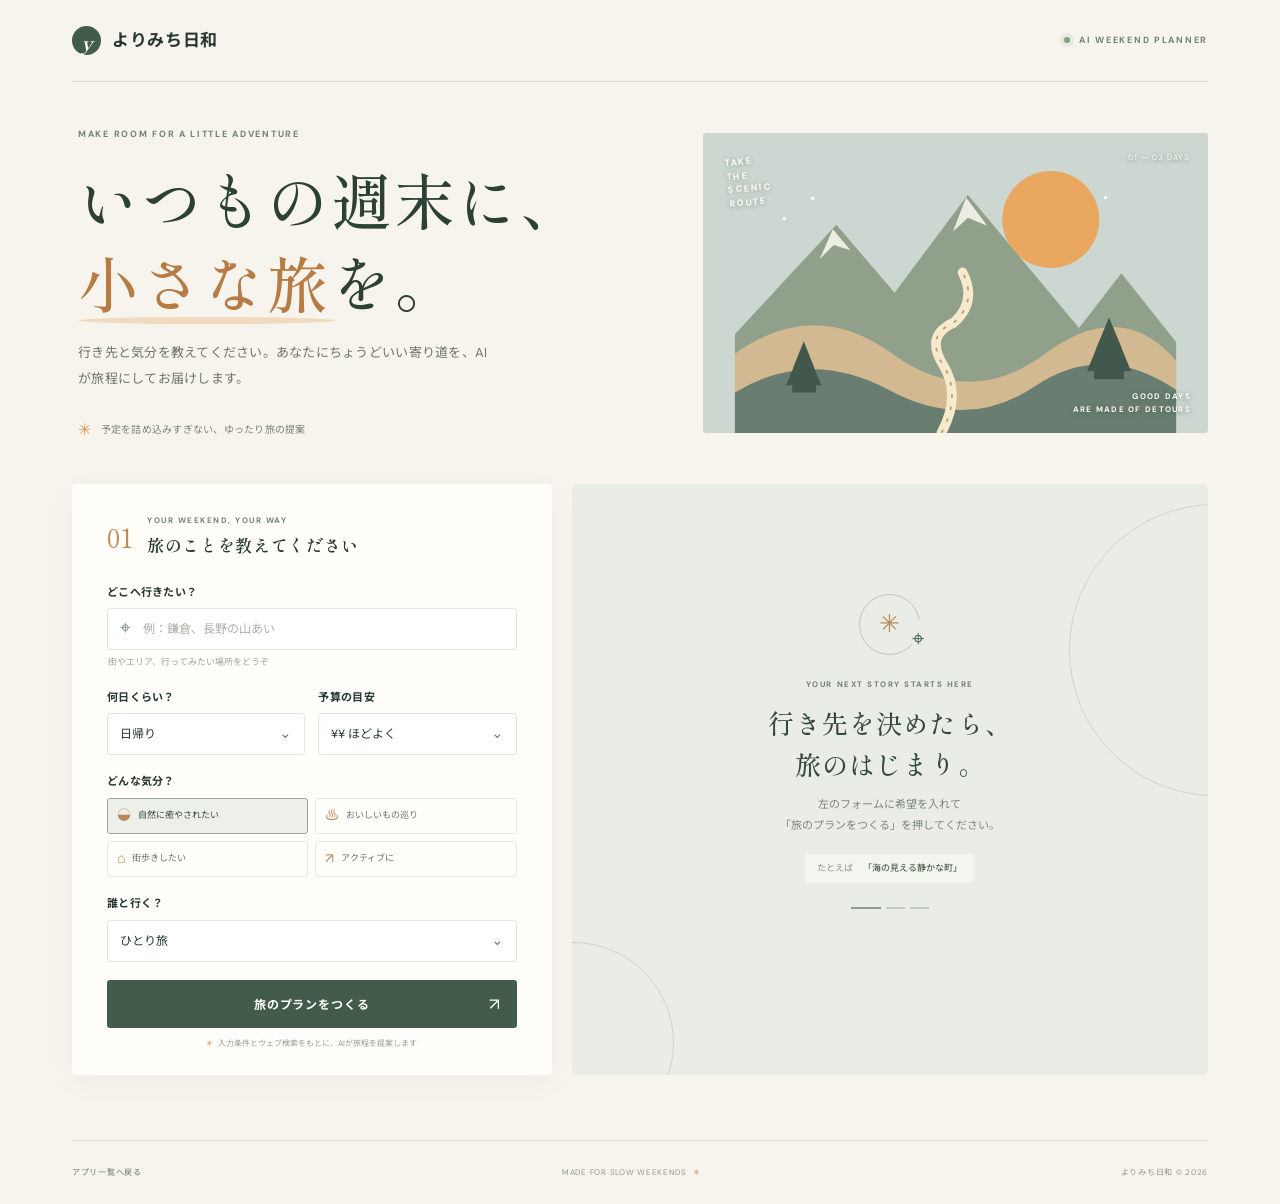
<file: public/tabi.html>
<!DOCTYPE html>
<html lang="ja">
<head>
    <meta charset="UTF-8">
    <meta name="viewport" content="width=device-width, initial-scale=1.0">
    <meta name="theme-color" content="#f6f4ed">
    <meta name="description" content="行き先と気分を入力して、AIと週末の小さな旅を計画しよう。">
    <title>よりみち日和 | AI週末旅プランナー</title>
    <link rel="stylesheet" href="tabi.css">
    <script src="tabi.js" defer></script>
</head>
<body>
    <div class="page-shell">
        <header class="topbar">
            <a class="brand" href="tabi.html" aria-label="よりみち日和 ホーム">
                <span class="brand-mark" aria-hidden="true">y</span>
                <span>よりみち日和</span>
            </a>
            <span class="top-note"><span class="live-dot"></span> AI WEEKEND PLANNER</span>
        </header>

        <main>
            <section class="hero" aria-labelledby="hero-title">
                <div class="hero-copy">
                    <p class="eyebrow">MAKE ROOM FOR A LITTLE ADVENTURE</p>
                    <h1 id="hero-title">いつもの週末に、<br><em>小さな旅</em>を。</h1>
                    <p class="hero-description">行き先と気分を教えてください。あなたにちょうどいい寄り道を、AIが旅程にしてお届けします。</p>
                    <div class="hero-footnote"><span class="sun-icon" aria-hidden="true">✳</span> 予定を詰め込みすぎない、ゆったり旅の提案</div>
                </div>
                <div class="hero-art" aria-hidden="true">
                    <div class="art-stamp">TAKE<br>THE<br>SCENIC<br>ROUTE</div>
                    <svg class="landscape" viewBox="0 0 500 340" role="presentation">
                        <circle cx="358" cy="98" r="55" fill="#e9a75f"/>
                        <path d="M0 228 115 104l66 77 83-111 126 151 48-62 62 78v103H0z" fill="#91a08a"/>
                        <path d="m111 109 20 24-19-6-16 16zm151-36 24 32-22-9-17 16z" fill="#f6f4ed" opacity=".9"/>
                        <path d="M0 250q90-64 178 0t174 0 148 8v82H0z" fill="#d3b991"/>
                        <path d="M0 294q85-51 174-3t166-4 160 4v49H0z" fill="#697e70"/>
                        <path d="M234 340q23-43 2-77t12-48q27-24 10-57" fill="none" stroke="#f6e9cc" stroke-width="11" stroke-linecap="round"/>
                        <path d="M234 340q23-43 2-77t12-48q27-24 10-57" fill="none" stroke="#b69e79" stroke-width="2" stroke-dasharray="4 10"/>
                        <g fill="#43584d"><path d="m58 286 20-48 20 48H58zm8-20 12-30 12 30H66zm-1 20h27v8H65z"/><path d="m399 270 25-61 25 61h-50zm10-25 15-36 15 36h-30zm-2 25h34v9h-34z"/></g>
                        <g fill="#fffaf0"><circle cx="56" cy="97" r="2"/><circle cx="88" cy="74" r="2"/><circle cx="420" cy="73" r="2"/></g>
                    </svg>
                    <span class="art-caption">GOOD DAYS<br>ARE MADE OF DETOURS</span>
                    <span class="art-number">01 — 03 DAYS</span>
                </div>
            </section>

            <section class="planner-layout" aria-label="旅の条件を入力">
                <div class="form-panel">
                    <div class="panel-heading">
                        <span class="step-number">01</span>
                        <div><p class="eyebrow">YOUR WEEKEND, YOUR WAY</p><h2>旅のことを教えてください</h2></div>
                    </div>
                    <form id="trip-form">
                        <div class="field-block">
                            <label for="destination">どこへ行きたい？</label>
                            <div class="input-wrap"><span class="field-icon" aria-hidden="true">⌖</span><input id="destination" name="destination" type="text" placeholder="例：鎌倉、長野の山あい" maxlength="60" required></div>
                            <p class="field-hint">街やエリア、行ってみたい場所をどうぞ</p>
                        </div>

                        <div class="field-grid">
                            <div class="field-block">
                                <label for="days">何日くらい？</label>
                                <div class="select-wrap"><select id="days" name="days"><option value="1">日帰り</option><option value="2">1泊2日</option><option value="3">2泊3日</option></select><span aria-hidden="true">⌄</span></div>
                            </div>
                            <div class="field-block">
                                <label for="budget">予算の目安</label>
                                <div class="select-wrap"><select id="budget" name="budget"><option value="ひとり5,000円くらい">¥ おさえめ</option><option value="ひとり15,000円くらい" selected>¥¥ ほどよく</option><option value="ひとり30,000円くらい">¥¥¥ ちょっと贅沢</option></select><span aria-hidden="true">⌄</span></div>
                            </div>
                        </div>

                        <fieldset class="field-block mood-field">
                            <legend>どんな気分？</legend>
                            <div class="mood-options">
                                <label class="mood-option"><input type="radio" name="mood" value="自然の中でのんびり" checked><span><i>◒</i> 自然に癒やされたい</span></label>
                                <label class="mood-option"><input type="radio" name="mood" value="おいしいものを巡る"><span><i>♨</i> おいしいもの巡り</span></label>
                                <label class="mood-option"><input type="radio" name="mood" value="街歩きと文化を楽しむ"><span><i>⌂</i> 街歩きしたい</span></label>
                                <label class="mood-option"><input type="radio" name="mood" value="アクティブに体を動かす"><span><i>↗</i> アクティブに</span></label>
                            </div>
                        </fieldset>

                        <div class="field-block companion-field">
                            <label for="companion">誰と行く？</label>
                            <div class="select-wrap"><select id="companion" name="companion"><option value="ひとり旅">ひとり旅</option><option value="友人と">友人と</option><option value="家族と">家族と</option><option value="パートナーと">パートナーと</option></select><span aria-hidden="true">⌄</span></div>
                        </div>
                        <button class="submit-button" type="submit"><span>旅のプランをつくる</span><span class="button-arrow" aria-hidden="true">↗</span></button>
                        <p class="privacy-note"><span aria-hidden="true">✳</span> 入力条件とウェブ検索をもとに、AIが旅程を提案します</p>
                    </form>
                </div>

                <section class="result-panel" id="result-panel" aria-live="polite" aria-label="旅のプラン">
                    <div class="result-empty" id="empty-state">
                        <div class="empty-orbit"><span>✳</span><i>⌖</i></div>
                        <p class="eyebrow">YOUR NEXT STORY STARTS HERE</p>
                        <h2>行き先を決めたら、<br>旅のはじまり。</h2>
                        <p class="empty-description">左のフォームに希望を入れて<br>「旅のプランをつくる」を押してください。</p>
                        <div class="empty-suggestion"><span>たとえば</span><b>「海の見える静かな町」</b></div>
                        <div class="empty-lines"><span></span><span></span><span></span></div>
                    </div>
                    <div class="loading-state" id="loading-state" hidden>
                        <div class="loading-sun">✳</div>
                        <p class="eyebrow">MAKING YOUR LITTLE GETAWAY</p>
                        <h2>いい寄り道を<br>探しています…</h2>
                        <p>行き先の情報を検索して<br>旅程を組み立てています。</p>
                        <div class="loading-track"><span></span></div>
                    </div>
                    <div class="trip-result" id="trip-result" hidden></div>
                </section>
            </section>
        </main>

        <footer class="footer"><a href="index.html">アプリ一覧へ戻る</a><span>MADE FOR SLOW WEEKENDS <i>✳</i></span><span>よりみち日和 © 2026</span></footer>
    </div>
    <div class="toast" id="toast" role="alert" aria-live="assertive"></div>
</body>
</html>
</file>
<file: public/tabi.css>
@import url('https://fonts.googleapis.com/css2?family=DM+Sans:wght@400;500;600;700&family=Noto+Sans+JP:wght@400;500;600;700&family=Shippori+Mincho:wght@400;500;600;700&display=swap');

:root{--paper:#f6f4ed;--ink:#26382f;--muted:#788078;--green:#435b4b;--green-dark:#304738;--sage:#e4e9dc;--orange:#dc9755;--line:#e8e5dc;--white:#fffefa;--serif:'Shippori Mincho','Noto Serif JP',serif;--sans:'DM Sans','Noto Sans JP',sans-serif}
*{box-sizing:border-box}html{scroll-behavior:smooth}body{margin:0;background:var(--paper);color:var(--ink);font-family:var(--sans);font-size:14px;line-height:1.7;-webkit-font-smoothing:antialiased}.page-shell{max-width:1240px;margin:auto;padding:0 52px}.topbar{height:82px;display:flex;justify-content:space-between;align-items:center;border-bottom:1px solid rgba(66,84,72,.14)}.brand{display:inline-flex;align-items:center;gap:11px;color:var(--ink);font-weight:700;font-size:17px;letter-spacing:.04em;text-decoration:none}.brand-mark{display:grid;place-items:center;width:29px;height:29px;border-radius:50%;background:var(--green);color:#fff;font-family:var(--serif);font-size:20px;font-style:italic}.top-note,.eyebrow{font-size:9px;letter-spacing:.19em;font-weight:700;color:#738074}.top-note{display:flex;align-items:center;gap:9px}.live-dot{width:6px;height:6px;border-radius:50%;background:#80a180;box-shadow:0 0 0 4px #80a18020}.hero{display:grid;grid-template-columns:1fr 1fr;min-height:385px;align-items:center;gap:30px;padding:35px 0 36px}.hero-copy{padding:10px 0 5px 6px}.hero-copy .eyebrow{margin:0 0 16px}.hero h1{font-family:var(--serif);font-size:clamp(39px,5.2vw,61px);line-height:1.35;letter-spacing:.035em;font-weight:500;margin:0;color:#2c4034}.hero h1 em{font-style:normal;color:#b77b44;position:relative;white-space:nowrap}.hero h1 em:after{content:'';position:absolute;height:7px;left:1px;right:-4px;bottom:2px;background:#e8b77e70;z-index:-1;border-radius:50%}.hero-description{max-width:410px;font-size:13px;line-height:2;color:#70776f;margin:17px 0 24px;letter-spacing:.02em}.hero-footnote{font-size:10px;letter-spacing:.025em;color:#7d847c}.sun-icon{color:var(--orange);font-size:16px;vertical-align:-2px;margin-right:6px}.hero-art{position:relative;height:300px;max-width:505px;justify-self:end;width:100%;overflow:hidden;border-radius:3px;background:#cbd7d0}.landscape{position:absolute;width:100%;height:100%;inset:0}.art-stamp{position:absolute;z-index:1;top:22px;left:24px;color:#fffdf4;font-size:9px;line-height:1.5;letter-spacing:.18em;font-weight:700;transform:rotate(-6deg);text-shadow:0 1px 5px #46584b6e}.art-caption{position:absolute;z-index:1;right:17px;bottom:17px;color:#fffdf4;font-size:8px;font-weight:700;letter-spacing:.16em;line-height:1.6;text-align:right;text-shadow:0 1px 4px #30473880}.art-number{position:absolute;z-index:1;right:18px;top:18px;color:#fffdf4;font-size:8px;letter-spacing:.13em;text-shadow:0 1px 4px #30473880}.planner-layout{display:grid;grid-template-columns:minmax(340px,.86fr) minmax(0,1.14fr);gap:20px;padding-bottom:65px}.form-panel,.result-panel{min-height:535px;border-radius:5px}.form-panel{background:var(--white);padding:30px 35px 25px;box-shadow:0 7px 30px #3643320a}.panel-heading{display:flex;align-items:center;gap:14px;margin-bottom:23px}.step-number{font-family:var(--serif);font-size:26px;color:#c28a56;line-height:1}.panel-heading .eyebrow{margin:0 0 3px;font-size:8px}.panel-heading h2{margin:0;font-family:var(--serif);font-size:17px;font-weight:600;letter-spacing:.04em}.field-block{margin:0 0 17px}.field-block>label,.field-block legend{display:block;font-size:11px;font-weight:700;letter-spacing:.025em;margin-bottom:7px}.input-wrap,.select-wrap{height:42px;border:1px solid #e5e5dd;border-radius:3px;background:#fff;display:flex;align-items:center;position:relative}.input-wrap:focus-within,.select-wrap:focus-within{border-color:#839685;box-shadow:0 0 0 3px #71897814}.field-icon{font-size:19px;color:#829183;padding:0 10px 2px 12px}.input-wrap input,.select-wrap select{appearance:none;width:100%;height:100%;border:0;background:transparent;outline:0;color:var(--ink);font-family:var(--sans);font-size:12px}.input-wrap input::placeholder{color:#adb2aa}.field-hint{font-size:9px;color:#a0a69e;margin:5px 0 0 1px}.field-grid{display:grid;grid-template-columns:1fr 1fr;gap:13px}.select-wrap select{padding:0 34px 0 12px;cursor:pointer}.select-wrap>span{position:absolute;right:12px;color:#748173;font-size:15px;pointer-events:none;top:7px}.mood-field{border:0;padding:0;margin:0 0 17px;min-width:0}.mood-field legend{padding:0}.mood-options{display:grid;grid-template-columns:1fr 1fr;gap:7px}.mood-option{cursor:pointer}.mood-option input{position:absolute;opacity:0;pointer-events:none}.mood-option span{height:36px;border:1px solid #e8e8e0;border-radius:3px;display:flex;align-items:center;padding:0 9px;gap:7px;color:#69736a;font-size:9px;white-space:nowrap;transition:.18s}.mood-option i{font-style:normal;color:#bc895c;font-size:14px}.mood-option input:checked+span{background:#edf0e8;border-color:#98a795;color:#354b3d}.mood-option input:focus-visible+span{outline:2px solid #66806e;outline-offset:2px}.companion-field{margin-bottom:18px}.submit-button{width:100%;height:48px;border:0;border-radius:3px;background:var(--green);color:white;display:flex;align-items:center;justify-content:center;position:relative;cursor:pointer;font-family:var(--sans);font-size:12px;font-weight:700;letter-spacing:.08em;transition:background .2s,transform .2s}.submit-button:hover{background:var(--green-dark);transform:translateY(-1px)}.submit-button:disabled{cursor:wait;opacity:.7;transform:none}.button-arrow{position:absolute;right:16px;font-size:17px;font-weight:400}.privacy-note{text-align:center;font-size:8px;color:#9a9f97;margin:9px 0 0}.privacy-note span{color:#c28a56;margin-right:3px}.result-panel{position:relative;background:#e9ede5;overflow:hidden}.result-empty,.loading-state{min-height:535px;display:flex;align-items:center;flex-direction:column;text-align:center;justify-content:center;padding:30px;position:relative}.result-empty:before,.result-empty:after{content:'';position:absolute;border:1px solid #cdd6ca;border-radius:50%;width:290px;height:290px;top:20px;right:-153px}.result-empty:after{width:200px;height:200px;top:auto;right:auto;bottom:-125px;left:-100px}.empty-orbit{width:61px;height:61px;border-radius:50%;border:1px solid #b9c8b9;display:grid;place-items:center;position:relative;margin-bottom:23px;color:#ba8a5d;font-size:25px}.empty-orbit i{position:absolute;right:-5px;bottom:-3px;background:#e9ede5;color:#47624e;font-size:22px;font-style:normal}.result-empty .eyebrow{font-size:8px;margin:0 0 10px}.result-empty h2,.loading-state h2{font-family:var(--serif);font-size:26px;line-height:1.6;font-weight:500;letter-spacing:.04em;margin:0;color:#34493b}.empty-description{font-size:11px;color:#7c867d;line-height:1.9;margin:9px 0 18px}.empty-suggestion{display:flex;gap:10px;align-items:center;background:#f5f5ef;padding:7px 12px;border-radius:2px;color:#8d958b;font-size:9px}.empty-suggestion b{font-weight:500;color:#596a5c}.empty-lines{display:flex;gap:5px;margin-top:24px}.empty-lines span{height:2px;width:19px;background:#c1cebf}.empty-lines span:first-child{background:#8ba08b;width:30px}.loading-state[hidden],.trip-result[hidden]{display:none}.loading-sun{font-size:31px;color:#c18b54;animation:turn 4s linear infinite;margin-bottom:16px}@keyframes turn{to{transform:rotate(360deg)}}.loading-state .eyebrow{font-size:8px}.loading-state h2{font-size:25px}.loading-state>p:not(.eyebrow){color:#7d867d;font-size:11px;line-height:1.9}.loading-track{width:145px;height:2px;background:#d4ddd2;margin-top:18px;overflow:hidden}.loading-track span{display:block;width:42%;height:100%;background:#708a75;animation:travel 1.5s ease-in-out infinite alternate}@keyframes travel{to{transform:translateX(140%)}}.trip-result{padding:29px 30px 26px;min-height:100%;background:#e9ede5}.result-topline{display:flex;justify-content:space-between;align-items:center;color:#788276;font-size:8px;letter-spacing:.13em;font-weight:700}.result-topline .spark{font-size:16px;color:#be8a55}.trip-result h2{font-family:var(--serif);font-size:25px;line-height:1.5;font-weight:600;margin:9px 0 4px;color:#33483a;letter-spacing:.03em}.trip-intro{font-size:10px;line-height:1.8;color:#748075;margin:0 0 16px}.budget-strip{display:flex;align-items:center;justify-content:space-between;background:#f8f7f0;padding:10px 13px;margin-bottom:19px;border-left:2px solid #bf8d59}.budget-label{font-size:8px;letter-spacing:.1em;color:#879085}.budget-amount{font-size:17px;font-weight:700;color:#405846}.budget-amount small{font-size:9px;font-weight:500}.budget-note{font-size:8px;color:#838b81;margin:5px 0 0}.day-heading{display:flex;align-items:baseline;gap:9px;border-bottom:1px solid #cdd5ca;padding-bottom:6px;margin:18px 0 2px}.day-heading strong{font-family:var(--serif);font-size:14px;color:#405647}.day-heading span{font-size:9px;color:#818a80}.timeline{position:relative;margin-left:4px}.timeline:before{content:'';position:absolute;top:7px;bottom:9px;left:43px;width:1px;background:#c7d2c5}.stop{display:grid;grid-template-columns:34px 19px 1fr;gap:0;position:relative;padding:10px 0 9px}.stop-time{font-size:9px;color:#758172;font-weight:700;padding-top:1px}.stop-pin{width:7px;height:7px;border-radius:50%;background:#738b75;border:2px solid #e9ede5;box-sizing:content-box;margin:2px 0 0 7px;z-index:1}.stop-copy{padding-left:7px}.stop-title-row{display:flex;align-items:center;gap:7px;flex-wrap:wrap}.stop-copy h4{font-size:11px;line-height:1.5;margin:0;color:#34483a}.category-tag{border:1px solid #c6d0c3;border-radius:10px;color:#798778;font-size:7px;padding:0 6px;line-height:1.7}.stop-copy p{font-size:9px;line-height:1.7;color:#778176;margin:3px 0 0}.stop-meta{font-size:8px;color:#9a8a72;margin-top:3px}.result-actions{margin-top:12px;display:flex;justify-content:space-between;align-items:center;border-top:1px solid #cdd5ca;padding-top:12px}.result-actions p{font-size:8px;color:#879085;margin:0}.text-button{border:0;background:transparent;color:#46604b;font:600 9px var(--sans);cursor:pointer;padding:7px 0}.text-button:hover{text-decoration:underline}.text-button span{font-size:13px;padding-left:4px}.error-note{background:#fff3ea;border:1px solid #edd2bc;color:#8f5734;padding:11px 13px;font-size:10px;line-height:1.7;margin-top:12px;border-radius:3px}.footer{height:64px;border-top:1px solid rgba(66,84,72,.14);display:flex;align-items:center;justify-content:space-between;color:#92988f;font-size:8px;letter-spacing:.09em}.footer a{color:#6b786b;text-decoration:none}.footer a:hover{text-decoration:underline}.footer i{color:#c28a56;font-style:normal;margin-left:3px}.toast{position:fixed;bottom:22px;left:50%;transform:translate(-50%,15px);opacity:0;pointer-events:none;background:#34483a;color:#fff;padding:11px 18px;border-radius:3px;font-size:11px;box-shadow:0 8px 25px #26382f24;transition:.25s;z-index:5}.toast.show{opacity:1;transform:translate(-50%,0)}
@media(max-width:900px){.page-shell{padding:0 28px}.hero{min-height:330px}.hero-art{height:255px}.planner-layout{grid-template-columns:minmax(310px,.9fr) minmax(0,1.1fr);gap:14px}.form-panel{padding:25px 23px}.result-empty,.loading-state{min-height:535px;padding:22px}.trip-result{padding:24px 20px}.hero h1{font-size:48px}}
@media(max-width:680px){.page-shell{padding:0 18px}.topbar{height:66px}.brand{font-size:15px}.top-note{font-size:7px;letter-spacing:.11em}.hero{grid-template-columns:1fr;gap:20px;padding:40px 0 25px}.hero-copy{padding-left:0}.hero h1{font-size:43px}.hero-description{max-width:470px}.hero-art{justify-self:stretch;max-width:none;height:215px}.planner-layout{grid-template-columns:1fr;padding-bottom:40px}.form-panel{min-height:auto;padding:25px 23px}.result-panel{min-height:400px}.result-empty,.loading-state{min-height:400px}.footer{height:auto;min-height:60px;gap:12px;flex-wrap:wrap;padding:14px 0}.footer span:nth-child(2){display:none}}
@media(max-width:380px){.page-shell{padding:0 13px}.hero h1{font-size:38px}.form-panel{padding:22px 16px}.field-grid{gap:8px}.mood-option span{padding:0 6px;font-size:8px}.trip-result{padding:22px 15px}.result-empty h2{font-size:23px}}
:root{--research-border:#d8ded4}
.research-sources{margin-top:16px;padding:12px 14px;background:#f8f7f0;border:1px solid var(--research-border);border-radius:3px}
.research-sources h3{margin:0 0 6px;color:#596b5a;font-size:9px;letter-spacing:.05em}
.research-sources ul{display:grid;gap:4px;margin:0;padding-left:15px}
.research-sources li{font-size:8px;line-height:1.6;color:#738074}
.research-sources a{color:#536e59;text-decoration:underline;text-underline-offset:2px;overflow-wrap:anywhere}
</file>
